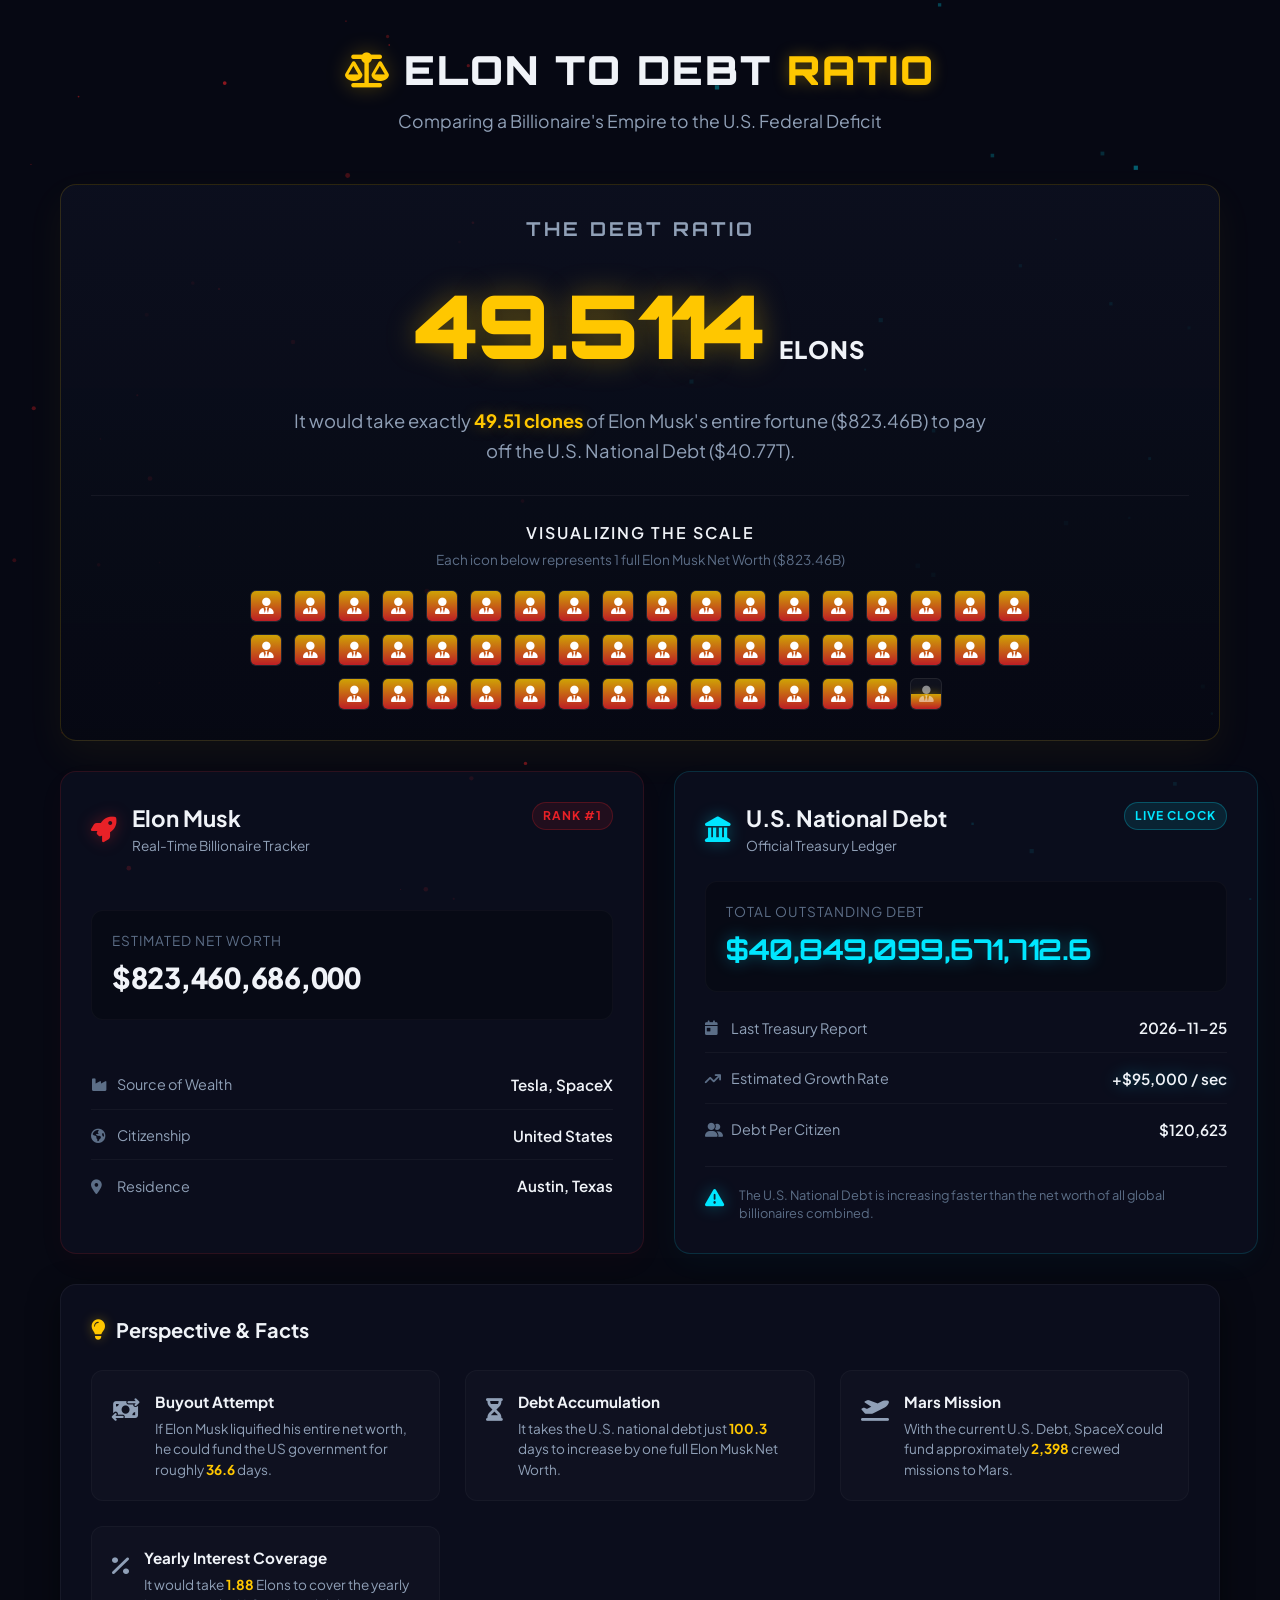
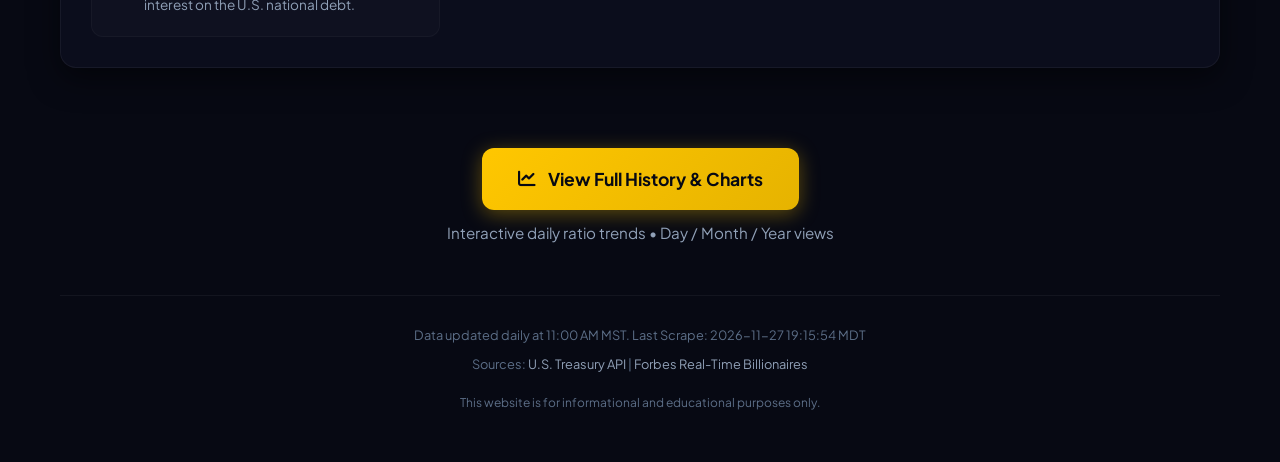
<file: index.html>
<!DOCTYPE html>
<html lang="en">
<head>
    <meta charset="UTF-8">
    <meta name="viewport" content="width=device-width, initial-scale=1.0">
    <title>Elon to Debt Ratio | Real-Time Wealth vs National Debt</title>
    <meta name="description" content="See how many Elon Musks it would take to pay off the U.S. National Debt in real-time. Updates daily.">
    
    <!-- Open Graph / Facebook / LinkedIn / WhatsApp -->
    <meta property="og:type" content="website">
    <meta property="og:url" content="https://elontodebt.com/">
    <meta property="og:title" content="Elon to Debt Ratio | Real-Time Wealth vs National Debt">
    <meta property="og:description" content="See how many Elon Musks it would take to pay off the U.S. National Debt in real-time. Updates daily.">
    <meta property="og:image" content="https://elontodebt.com/og_image.png">
    <meta property="og:image:width" content="1200">
    <meta property="og:image:height" content="630">
    
    <!-- Favicon -->
    <link rel="icon" href="/E2DIcon.png" type="image/png">
    <link rel="apple-touch-icon" href="/E2DIcon.png">
    
    <!-- Twitter Card (X) -->
    <meta name="twitter:card" content="summary_large_image">
    <meta name="twitter:title" content="Elon to Debt Ratio | Real-Time Wealth vs National Debt">
    <meta name="twitter:description" content="See how many Elon Musks it would take to pay off the U.S. National Debt in real-time. Updates daily.">
    <meta name="twitter:image" content="https://elontodebt.com/og_image.png">
    <meta name="twitter:site" content="@philgrim_">
    
    <!-- Google Fonts -->
    <link rel="preconnect" href="https://fonts.googleapis.com">
    <link rel="preconnect" href="https://fonts.gstatic.com" crossorigin>
    <link href="https://fonts.googleapis.com/css2?family=Orbitron:wght@400;700;900&family=Plus+Jakarta+Sans:wght@300;400;500;600;700;800&display=swap" rel="stylesheet">
    
    <!-- FontAwesome -->
    <link rel="stylesheet" href="https://cdnjs.cloudflare.com/ajax/libs/font-awesome/6.4.0/css/all.min.css">
    
    <!-- Stylesheet -->
    <link rel="stylesheet" href="style.css">
</head>
<body>
    <!-- Background Canvas -->
    <canvas id="bg-canvas"></canvas>

    <div class="app-container">
        <!-- Header -->
        <header class="main-header">
            <div class="logo">
                <i class="fa-solid fa-scale-balanced logo-icon"></i>
                <h1>ELON TO DEBT <span class="accent-text">RATIO</span></h1>
            </div>
            <p class="subtitle">Comparing a Billionaire's Empire to the U.S. Federal Deficit</p>
        </header>

        <!-- Ratio Hero -->
        <section class="hero-ratio-section">
            <div class="glass-card ratio-card">
                <h2>THE DEBT RATIO</h2>
                <div class="ratio-value-container">
                    <span id="ratio-number" class="loading-pulse">--.----</span>
                    <span class="ratio-label">ELONS</span>
                </div>
                <p class="ratio-description" id="ratio-description-text">
                    Loading comparison details...
                </p>

                <!-- Grid Visualizer -->
                <div class="visualizer-container">
                    <h3>Visualizing the Scale</h3>
                    <p class="visualizer-meta">Each icon below represents 1 full Elon Musk Net Worth ($<span id="visualizer-worth">...</span>B)</p>
                    <div class="grid-visualizer" id="grid-visualizer"></div>
                </div>
            </div>
        </section>

        <!-- Split Dashboards -->
        <div class="dashboard-grid">
            
            <!-- Elon Panel -->
            <section class="dashboard-panel elon-panel">
                <div class="glass-card theme-card elon-theme-card">
                    <div class="card-header">
                        <div class="card-title-group">
                            <i class="fa-solid fa-rocket panel-icon text-elon"></i>
                            <div>
                                <h2>Elon Musk</h2>
                                <p class="card-subtitle">Real-Time Billionaire Tracker</p>
                            </div>
                        </div>
                        <span class="badge badge-elon">Rank #1</span>
                    </div>

                    <div class="worth-display">
                        <div class="worth-label">Estimated Net Worth</div>
                        <div id="elon-net-worth" class="worth-value loading-pulse">$0.00</div>
                    </div>

                    <div class="info-list">
                        <div class="info-row">
                            <span class="info-label"><i class="fa-solid fa-industry"></i> Source of Wealth</span>
                            <span class="info-val" id="elon-source">Tesla, SpaceX</span>
                        </div>
                        <div class="info-row">
                            <span class="info-label"><i class="fa-solid fa-earth-americas"></i> Citizenship</span>
                            <span class="info-val">United States</span>
                        </div>
                        <div class="info-row">
                            <span class="info-label"><i class="fa-solid fa-location-dot"></i> Residence</span>
                            <span class="info-val" id="elon-residence">Austin, Texas</span>
                        </div>
                    </div>
                </div>
            </section>

            <!-- Debt Panel -->
            <section class="dashboard-panel debt-panel">
                <div class="glass-card theme-card debt-theme-card">
                    <div class="card-header">
                        <div class="card-title-group">
                            <i class="fa-solid fa-landmark panel-icon text-debt"></i>
                            <div>
                                <h2>U.S. National Debt</h2>
                                <p class="card-subtitle">Official Treasury Ledger</p>
                            </div>
                        </div>
                        <span class="badge badge-debt">Live Clock</span>
                    </div>

                    <div class="worth-display">
                        <div class="worth-label">Total Outstanding Debt</div>
                        <div id="us-debt-clock" class="worth-value digital-font text-debt loading-pulse">$0.00</div>
                    </div>

                    <div class="info-list">
                        <div class="info-row">
                            <span class="info-label"><i class="fa-solid fa-calendar-day"></i> Last Treasury Report</span>
                            <span class="info-val" id="debt-report-date">--/--/----</span>
                        </div>
                        <div class="info-row">
                            <span class="info-label"><i class="fa-solid fa-arrow-trend-up"></i> Estimated Growth Rate</span>
                            <span class="info-val text-debt">+$95,000 / sec</span>
                        </div>
                        <div class="info-row">
                            <span class="info-label"><i class="fa-solid fa-user-group"></i> Debt Per Citizen</span>
                            <span class="info-val" id="debt-per-citizen">$0.00</span>
                        </div>
                    </div>

                    <div class="debt-context">
                        <i class="fa-solid fa-triangle-exclamation text-debt"></i>
                        <p>The U.S. National Debt is increasing faster than the net worth of all global billionaires combined.</p>
                    </div>
                </div>
            </section>
        </div>

        <!-- Perspective & Facts Section -->
        <section class="fun-facts-section">
            <div class="glass-card facts-card">
                <h2><i class="fa-solid fa-lightbulb text-gold"></i> Perspective & Facts</h2>
                <div class="facts-grid">

                    <!-- Fact 1 -->
                    <div class="fact-item">
                        <div class="fact-icon"><i class="fa-solid fa-money-bill-transfer"></i></div>
                        <div class="fact-content">
                            <h4>Buyout Attempt</h4>
                            <p>If Elon Musk liquified his entire net worth, he could fund the US government for roughly <strong id="fact-days-funded">...</strong> days.</p>
                        </div>
                    </div>

                    <!-- Fact 2 -->
                    <div class="fact-item">
                        <div class="fact-icon"><i class="fa-solid fa-hourglass-half"></i></div>
                        <div class="fact-content">
                            <h4>Debt Accumulation</h4>
                            <p>It takes the U.S. national debt just <strong id="fact-hours-accumulate">...</strong> days to increase by one full Elon Musk Net Worth.</p>
                        </div>
                    </div>

                    <!-- Fact 3 -->
                    <div class="fact-item">
                        <div class="fact-icon"><i class="fa-solid fa-plane-departure"></i></div>
                        <div class="fact-content">
                            <h4>Mars Mission</h4>
                            <p>With the current U.S. Debt, SpaceX could fund approximately <strong id="fact-mars-missions">...</strong> crewed missions to Mars.</p>
                        </div>
                    </div>

                    <!-- Fact 4 (New - Fixed structure) -->
                    <div class="fact-item">
                        <div class="fact-icon"><i class="fa-solid fa-percentage"></i></div>
                        <div class="fact-content">
                            <h4>Yearly Interest Coverage</h4>
                            <p>It would take <strong id="fact-yearly-interest">...</strong> Elons to cover the yearly interest on the U.S. national debt.</p>
                        </div>
                    </div>

                </div>
            </div>
        </section>

        <!-- History Button -->
        <section style="text-align: center; margin: 50px 0 20px;">
            <a href="/history" 
               style="display: inline-flex; align-items: center; gap: 12px; 
                      background: linear-gradient(135deg, #ffc700, #e6b300); 
                      color: #070913; font-weight: 700; font-size: 1.1rem; 
                      padding: 18px 36px; border-radius: 12px; text-decoration: none;
                      transition: all 0.3s ease; box-shadow: 0 4px 20px rgba(255, 199, 0, 0.35);">
                <i class="fa-solid fa-chart-line"></i> 
                <span>View Full History & Charts</span>
            </a>
            <p style="margin-top: 12px; color: #90A0B7; font-size: 0.95rem;">
                Interactive daily ratio trends • Day / Month / Year views
            </p>
        </section>

        <!-- Footer -->
        <footer class="main-footer">
            <p>Data updated daily at 11:00 AM MST. Last Scrape: <span id="last-updated-time">Loading...</span></p>
            <p class="sources">Sources: <a href="https://fiscaldata.treasury.gov/datasets/debt-to-the-penny/debt-to-the-penny" target="_blank">U.S. Treasury API</a> | <a href="https://www.forbes.com/real-time-billionaires/" target="_blank">Forbes Real-Time Billionaires</a></p>
            <p class="disclaimer">This website is for informational and educational purposes only.</p>
        </footer>
    </div>

    <script src="app.js"></script>
</body>
</html>
</file>
<file: style.css>
/* --- Global Reset & Variables --- */
:root {
    --bg-dark: #070913;
    --card-bg: rgba(13, 17, 33, 0.7);
    --card-border: rgba(255, 255, 255, 0.08);
    
    /* Theme colors */
    --color-elon: #E82127; /* Tesla Crimson Red */
    --color-elon-glow: rgba(232, 33, 39, 0.35);
    
    --color-debt: #00E6FF; /* Cyberpunk LED Blue/Cyan */
    --color-debt-glow: rgba(0, 230, 255, 0.35);
    
    --color-gold: #FFC700; /* Gold ratio color */
    --color-gold-glow: rgba(255, 199, 0, 0.35);
    
    --text-primary: #F0F3F8;
    --text-secondary: #90A0B7;
    --text-muted: #5C6E87;
    
    --font-main: 'Plus Jakarta Sans', sans-serif;
    --font-digital: 'Orbitron', monospace;
    
    --transition-speed: 0.3s;
}

* {
    margin: 0;
    padding: 0;
    box-sizing: border-box;
}

body {
    background-color: var(--bg-dark);
    color: var(--text-primary);
    font-family: var(--font-main);
    overflow-x: hidden;
    min-height: 100vh;
    line-height: 1.5;
}

/* Background Canvas */
#bg-canvas {
    position: fixed;
    top: 0;
    left: 0;
    width: 100%;
    height: 100%;
    z-index: -1;
    pointer-events: none;
}

/* --- Layout Container --- */
.app-container {
    max-width: 1200px;
    margin: 0 auto;
    padding: 40px 20px;
    display: flex;
    flex-direction: column;
    gap: 30px;
}

/* --- Header Section --- */
.main-header {
    text-align: center;
    margin-bottom: 20px;
    animation: fadeInDown 0.8s ease-out;
}

.logo {
    display: inline-flex;
    align-items: center;
    gap: 15px;
    margin-bottom: 8px;
}

.logo-icon {
    font-size: 2.2rem;
    color: var(--color-gold);
    filter: drop-shadow(0 0 10px var(--color-gold-glow));
}

.logo h1 {
    font-family: var(--font-digital);
    font-size: 2.5rem;
    font-weight: 900;
    letter-spacing: 2px;
}

.accent-text {
    color: var(--color-gold);
    text-shadow: 0 0 15px var(--color-gold-glow);
}

.subtitle {
    color: var(--text-secondary);
    font-size: 1.1rem;
    font-weight: 400;
}

/* --- Glassmorphic Card base --- */
.glass-card {
    background: var(--card-bg);
    border: 1px solid var(--card-border);
    backdrop-filter: blur(16px) saturate(180%);
    -webkit-backdrop-filter: blur(16px) saturate(180%);
    border-radius: 16px;
    padding: 30px;
    box-shadow: 0 10px 30px rgba(0, 0, 0, 0.5);
    transition: transform var(--transition-speed), border-color var(--transition-speed), box-shadow var(--transition-speed);
}

.glass-card:hover {
    transform: translateY(-2px);
    border-color: rgba(255, 255, 255, 0.15);
}

/* --- Ratio Hero Panel (Centerpiece) --- */
.hero-ratio-section {
    animation: fadeInUp 0.8s ease-out 0.2s both;
}

.ratio-card {
    text-align: center;
    border-color: rgba(255, 199, 0, 0.15);
    box-shadow: 0 15px 40px rgba(255, 199, 0, 0.05);
    background: linear-gradient(180deg, rgba(13, 17, 33, 0.8) 0%, rgba(7, 9, 19, 0.9) 100%);
}

.ratio-card h2 {
    font-family: var(--font-digital);
    font-size: 1.2rem;
    letter-spacing: 3px;
    color: var(--text-secondary);
    margin-bottom: 15px;
}

.ratio-value-container {
    display: inline-flex;
    align-items: baseline;
    justify-content: center;
    gap: 15px;
    margin-bottom: 15px;
}

#ratio-number {
    font-family: var(--font-digital);
    font-size: 5.5rem;
    font-weight: 900;
    color: var(--color-gold);
    text-shadow: 0 0 30px var(--color-gold-glow);
    letter-spacing: -2px;
}

.ratio-label {
    font-size: 1.5rem;
    font-weight: 800;
    color: var(--text-primary);
    letter-spacing: 1px;
}

.ratio-description {
    color: var(--text-secondary);
    font-size: 1.15rem;
    max-width: 700px;
    margin: 0 auto 30px auto;
    line-height: 1.6;
}

/* Grid Visualizer */
.visualizer-container {
    border-top: 1px solid rgba(255, 255, 255, 0.05);
    padding-top: 25px;
}

.visualizer-container h3 {
    font-size: 1rem;
    font-weight: 600;
    text-transform: uppercase;
    letter-spacing: 2px;
    color: var(--text-primary);
    margin-bottom: 5px;
}

.visualizer-meta {
    color: var(--text-muted);
    font-size: 0.85rem;
    margin-bottom: 20px;
}

.grid-visualizer {
    display: flex;
    flex-wrap: wrap;
    justify-content: center;
    gap: 12px;
    max-width: 800px;
    margin: 0 auto;
}

/* Icon Styles in Visualizer */
.visual-icon-box {
    position: relative;
    width: 32px;
    height: 32px;
    background: rgba(255, 255, 255, 0.04);
    border: 1px solid rgba(255, 255, 255, 0.08);
    border-radius: 6px;
    display: flex;
    align-items: center;
    justify-content: center;
    overflow: hidden;
    transition: transform 0.2s;
}

.visual-icon-box:hover {
    transform: scale(1.15);
    z-index: 2;
}

.visual-icon-box i {
    font-size: 1.05rem;
    color: rgba(255, 255, 255, 0.15);
    z-index: 1;
}

/* Fill effect */
.visual-icon-box .fill-overlay {
    position: absolute;
    bottom: 0;
    left: 0;
    width: 100%;
    height: 0%;
    background: linear-gradient(0deg, rgba(232, 33, 39, 0.8) 0%, rgba(255, 199, 0, 0.8) 100%);
    box-shadow: 0 0 10px rgba(255, 199, 0, 0.4);
    transition: height 0.5s ease-out;
}

.visual-icon-box.filled i {
    color: #ffffff;
}

.visual-icon-box.filled .fill-overlay {
    height: 100%;
}

.visual-icon-box.partial i {
    color: rgba(255, 255, 255, 0.5);
}

/* Tooltip for visualizer */
.visual-icon-box::after {
    content: attr(data-tooltip);
    position: absolute;
    bottom: 125%;
    left: 50%;
    transform: translateX(-50%) translateY(5px);
    background: #0f1322;
    border: 1px solid rgba(255, 255, 255, 0.15);
    color: #fff;
    padding: 4px 8px;
    border-radius: 4px;
    font-size: 0.75rem;
    white-space: nowrap;
    opacity: 0;
    pointer-events: none;
    transition: opacity 0.2s, transform 0.2s;
    box-shadow: 0 4px 10px rgba(0,0,0,0.5);
}

.visual-icon-box:hover::after {
    opacity: 1;
    transform: translateX(-50%) translateY(0);
}

/* --- Dashboards Grid --- */
.dashboard-grid {
    display: grid;
    grid-template-columns: 1fr 1fr;
    gap: 30px;
    animation: fadeInUp 0.8s ease-out 0.4s both;
}

.dashboard-panel {
    display: flex;
    flex-direction: column;
}

.theme-card {
    height: 100%;
    display: flex;
    flex-direction: column;
    justify-content: space-between;
}

/* Elon Panel Styling */
.elon-theme-card {
    border-color: rgba(232, 33, 39, 0.15);
    box-shadow: 0 10px 30px rgba(232, 33, 39, 0.03);
}

.elon-theme-card:hover {
    border-color: rgba(232, 33, 39, 0.3);
    box-shadow: 0 10px 30px rgba(232, 33, 39, 0.08);
}

/* Debt Panel Styling */
.debt-theme-card {
    border-color: rgba(0, 230, 255, 0.15);
    box-shadow: 0 10px 30px rgba(0, 230, 255, 0.03);
}

.debt-theme-card:hover {
    border-color: rgba(0, 230, 255, 0.3);
    box-shadow: 0 10px 30px rgba(0, 230, 255, 0.08);
}

/* Card Header */
.card-header {
    display: flex;
    justify-content: space-between;
    align-items: flex-start;
    margin-bottom: 25px;
}

.card-title-group {
    display: flex;
    align-items: center;
    gap: 15px;
}

.card-title-group h2 {
    font-size: 1.4rem;
    font-weight: 700;
    color: var(--text-primary);
}

.card-subtitle {
    color: var(--text-secondary);
    font-size: 0.85rem;
}

.panel-icon {
    font-size: 1.6rem;
}

.text-elon {
    color: var(--color-elon);
    filter: drop-shadow(0 0 8px var(--color-elon-glow));
}

.text-debt {
    color: var(--color-debt);
    filter: drop-shadow(0 0 8px var(--color-debt-glow));
}

/* Badges */
.badge {
    padding: 4px 10px;
    border-radius: 20px;
    font-size: 0.75rem;
    font-weight: 700;
    text-transform: uppercase;
    letter-spacing: 1px;
}

.badge-elon {
    background: rgba(232, 33, 39, 0.1);
    color: var(--color-elon);
    border: 1px solid rgba(232, 33, 39, 0.25);
}

.badge-debt {
    background: rgba(0, 230, 255, 0.1);
    color: var(--color-debt);
    border: 1px solid rgba(0, 230, 255, 0.25);
}

/* Worth Displays */
.worth-display {
    background: rgba(0, 0, 0, 0.25);
    border: 1px solid rgba(255, 255, 255, 0.03);
    border-radius: 12px;
    padding: 20px;
    margin-bottom: 25px;
}

.worth-label {
    font-size: 0.85rem;
    color: var(--text-muted);
    text-transform: uppercase;
    letter-spacing: 1px;
    margin-bottom: 5px;
}

.worth-value {
    font-size: 1.8rem;
    font-weight: 800;
    letter-spacing: -0.5px;
    white-space: nowrap;
    font-variant-numeric: tabular-nums;
    min-width: 480px;
}

#elon-net-worth {
    color: var(--text-primary);
}

.digital-font {
    font-family: var(--font-digital);
    font-weight: 700;
    font-variant-numeric: tabular-nums;
}

/* Info Lists */
.info-list {
    display: flex;
    flex-direction: column;
    gap: 15px;
    margin-bottom: 25px;
}

.info-row {
    display: flex;
    justify-content: space-between;
    align-items: center;
    border-bottom: 1px solid rgba(255, 255, 255, 0.04);
    padding-bottom: 12px;
}

.info-row:last-child {
    border-bottom: none;
    padding-bottom: 0;
}

.info-label {
    font-size: 0.9rem;
    color: var(--text-secondary);
    display: flex;
    align-items: center;
    gap: 10px;
}

.info-label i {
    width: 16px;
    color: var(--text-muted);
}

.info-val {
    font-size: 0.95rem;
    font-weight: 600;
    color: var(--text-primary);
}

/* Profiles & Quotes / Info boxes */
.profile-preview {
    display: flex;
    gap: 15px;
    align-items: center;
    border-top: 1px solid rgba(255, 255, 255, 0.05);
    padding-top: 20px;
    margin-top: auto;
}

.elon-avatar {
    width: 60px;
    height: 60px;
    border-radius: 50%;
    object-fit: cover;
    border: 2px solid var(--color-elon);
    box-shadow: 0 0 10px var(--color-elon-glow);
    transition: opacity 0.5s ease-out;
}

.elon-avatar.hidden {
    opacity: 0;
    display: none;
}

.profile-quote {
    font-style: italic;
    color: var(--text-muted);
    font-size: 0.8rem;
    line-height: 1.4;
}

.debt-context {
    display: flex;
    gap: 15px;
    align-items: flex-start;
    border-top: 1px solid rgba(255, 255, 255, 0.05);
    padding-top: 20px;
    margin-top: auto;
}

.debt-context i {
    font-size: 1.2rem;
    margin-top: 2px;
}

.debt-context p {
    color: var(--text-muted);
    font-size: 0.8rem;
    line-height: 1.4;
}

/* --- Fun Facts Section --- */
.fun-facts-section {
    animation: fadeInUp 0.8s ease-out 0.6s both;
}

.facts-card {
    border-color: rgba(255, 255, 255, 0.05);
}

.facts-card h2 {
    font-size: 1.25rem;
    font-weight: 700;
    display: flex;
    align-items: center;
    gap: 10px;
    margin-bottom: 25px;
}

.text-gold {
    color: var(--color-gold);
    filter: drop-shadow(0 0 6px var(--color-gold-glow));
}

.facts-grid {
    display: grid;
    grid-template-columns: 1fr 1fr 1fr;
    gap: 25px;
}

.fact-item {
    display: flex;
    gap: 15px;
    background: rgba(255, 255, 255, 0.02);
    border: 1px solid rgba(255, 255, 255, 0.03);
    padding: 20px;
    border-radius: 12px;
}

.fact-icon {
    font-size: 1.4rem;
    color: var(--text-secondary);
    margin-top: 2px;
}

.fact-content h4 {
    font-size: 0.95rem;
    font-weight: 700;
    color: var(--text-primary);
    margin-bottom: 5px;
}

.fact-content p {
    font-size: 0.85rem;
    color: var(--text-secondary);
    line-height: 1.5;
}

.fact-content strong {
    color: var(--color-gold);
}

/* --- Footer --- */
.main-footer {
    text-align: center;
    padding: 30px 0 10px 0;
    border-top: 1px solid rgba(255, 255, 255, 0.05);
    color: var(--text-muted);
    font-size: 0.8rem;
    display: flex;
    flex-direction: column;
    gap: 10px;
    animation: fadeIn 1s ease-out 0.8s both;
}

.main-footer a {
    color: var(--text-secondary);
    text-decoration: none;
    transition: color 0.2s;
}

.main-footer a:hover {
    color: var(--color-debt);
}

.disclaimer {
    max-width: 600px;
    margin: 10px auto 0 auto;
    font-size: 0.75rem;
}

/* --- Animations & Loading Utilities --- */
@keyframes pulse {
    0% { opacity: 0.4; }
    50% { opacity: 0.8; }
    100% { opacity: 0.4; }
}

.loading-pulse {
    animation: pulse 1.5s infinite ease-in-out;
}

@keyframes fadeInDown {
    from {
        opacity: 0;
        transform: translateY(-20px);
    }
    to {
        opacity: 1;
        transform: translateY(0);
    }
}

@keyframes fadeInUp {
    from {
        opacity: 0;
        transform: translateY(30px);
    }
    to {
        opacity: 1;
        transform: translateY(0);
    }
}

@keyframes fadeIn {
    from { opacity: 0; }
    to { opacity: 1; }
}

/* Responsive adjust */
@media (max-width: 900px) {
    .dashboard-grid {
        grid-template-columns: 1fr;
    }
    .facts-grid {
        grid-template-columns: 1fr;
    }
    #ratio-number {
        font-size: 4rem;
    }
}

@media (max-width: 500px) {
    #ratio-number {
        font-size: 3rem;
    }
    .logo h1 {
        font-size: 1.8rem;
    }
    .app-container {
        padding: 20px 10px;
    }
    .glass-card {
        padding: 20px;
    }
}

a[href="/history"]:hover {
    transform: translateY(-3px);
    box-shadow: 0 8px 30px rgba(255, 199, 0, 0.5);
}
</file>
